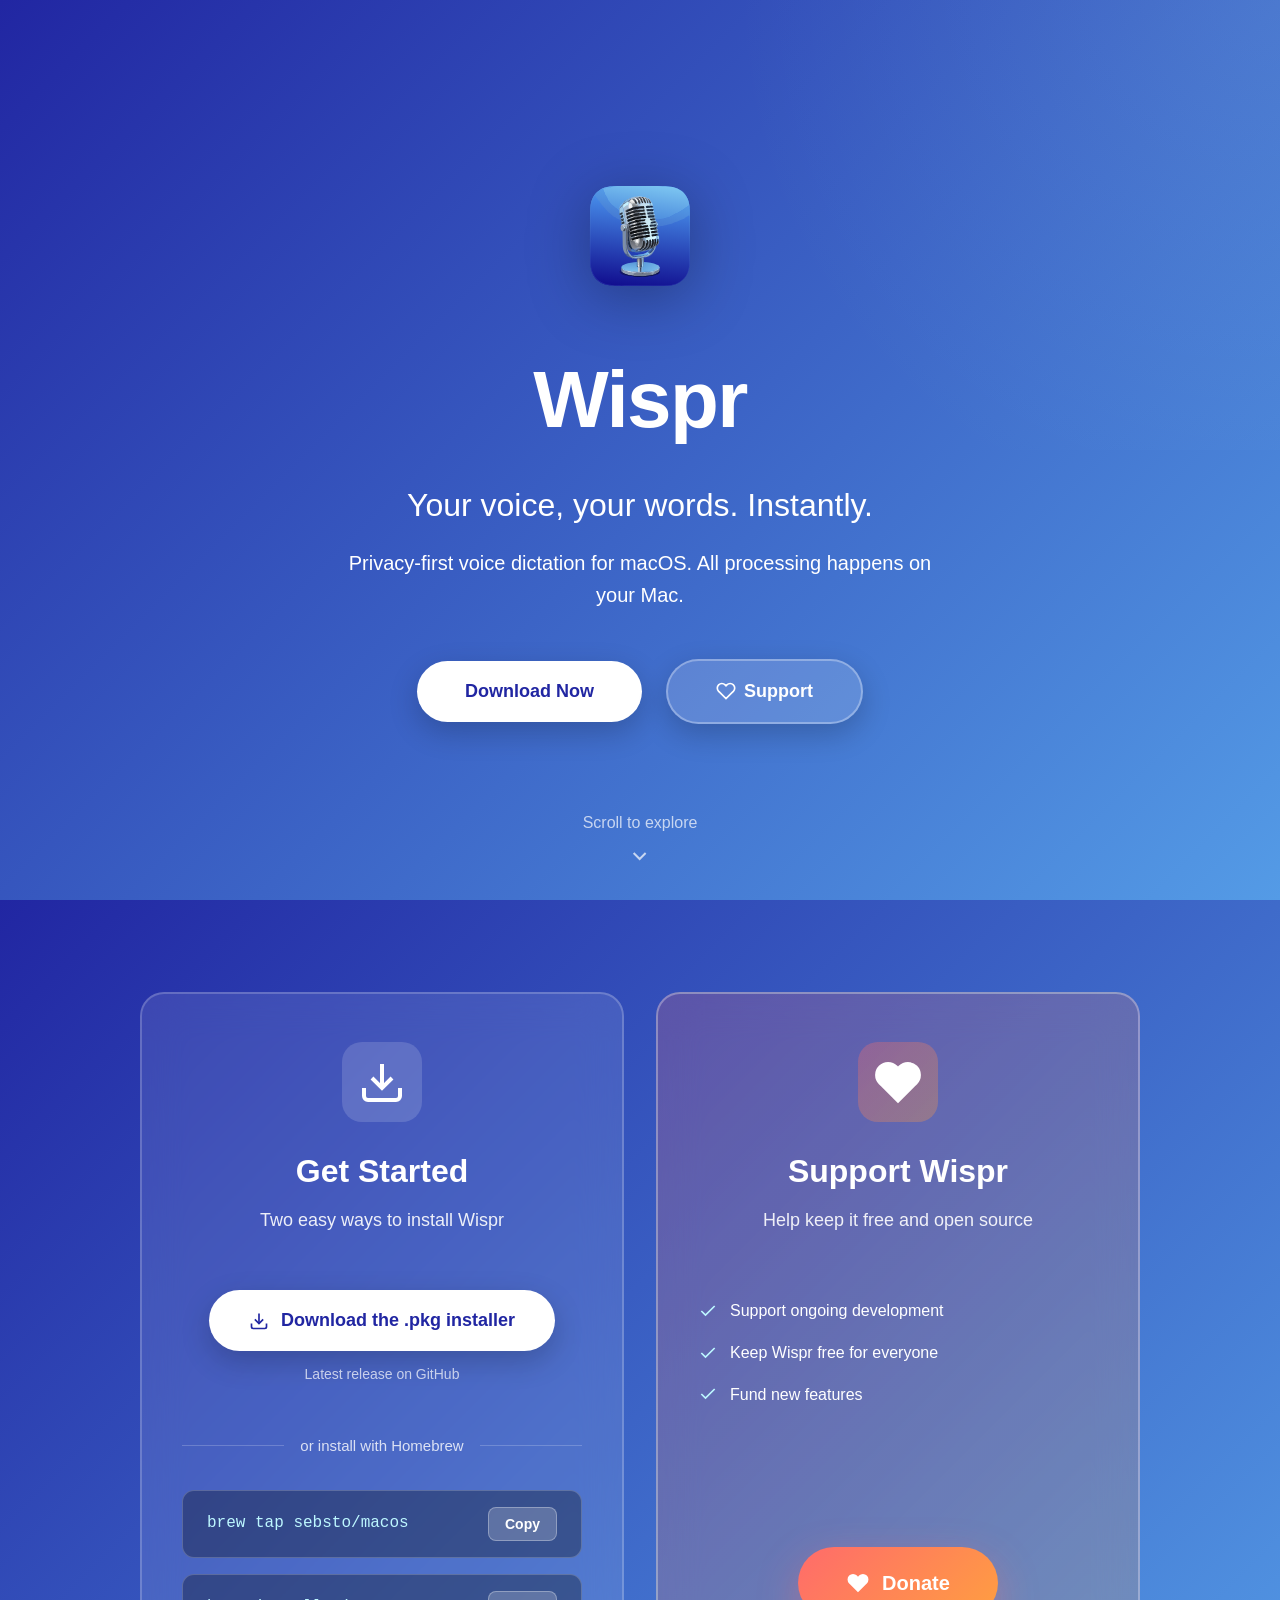
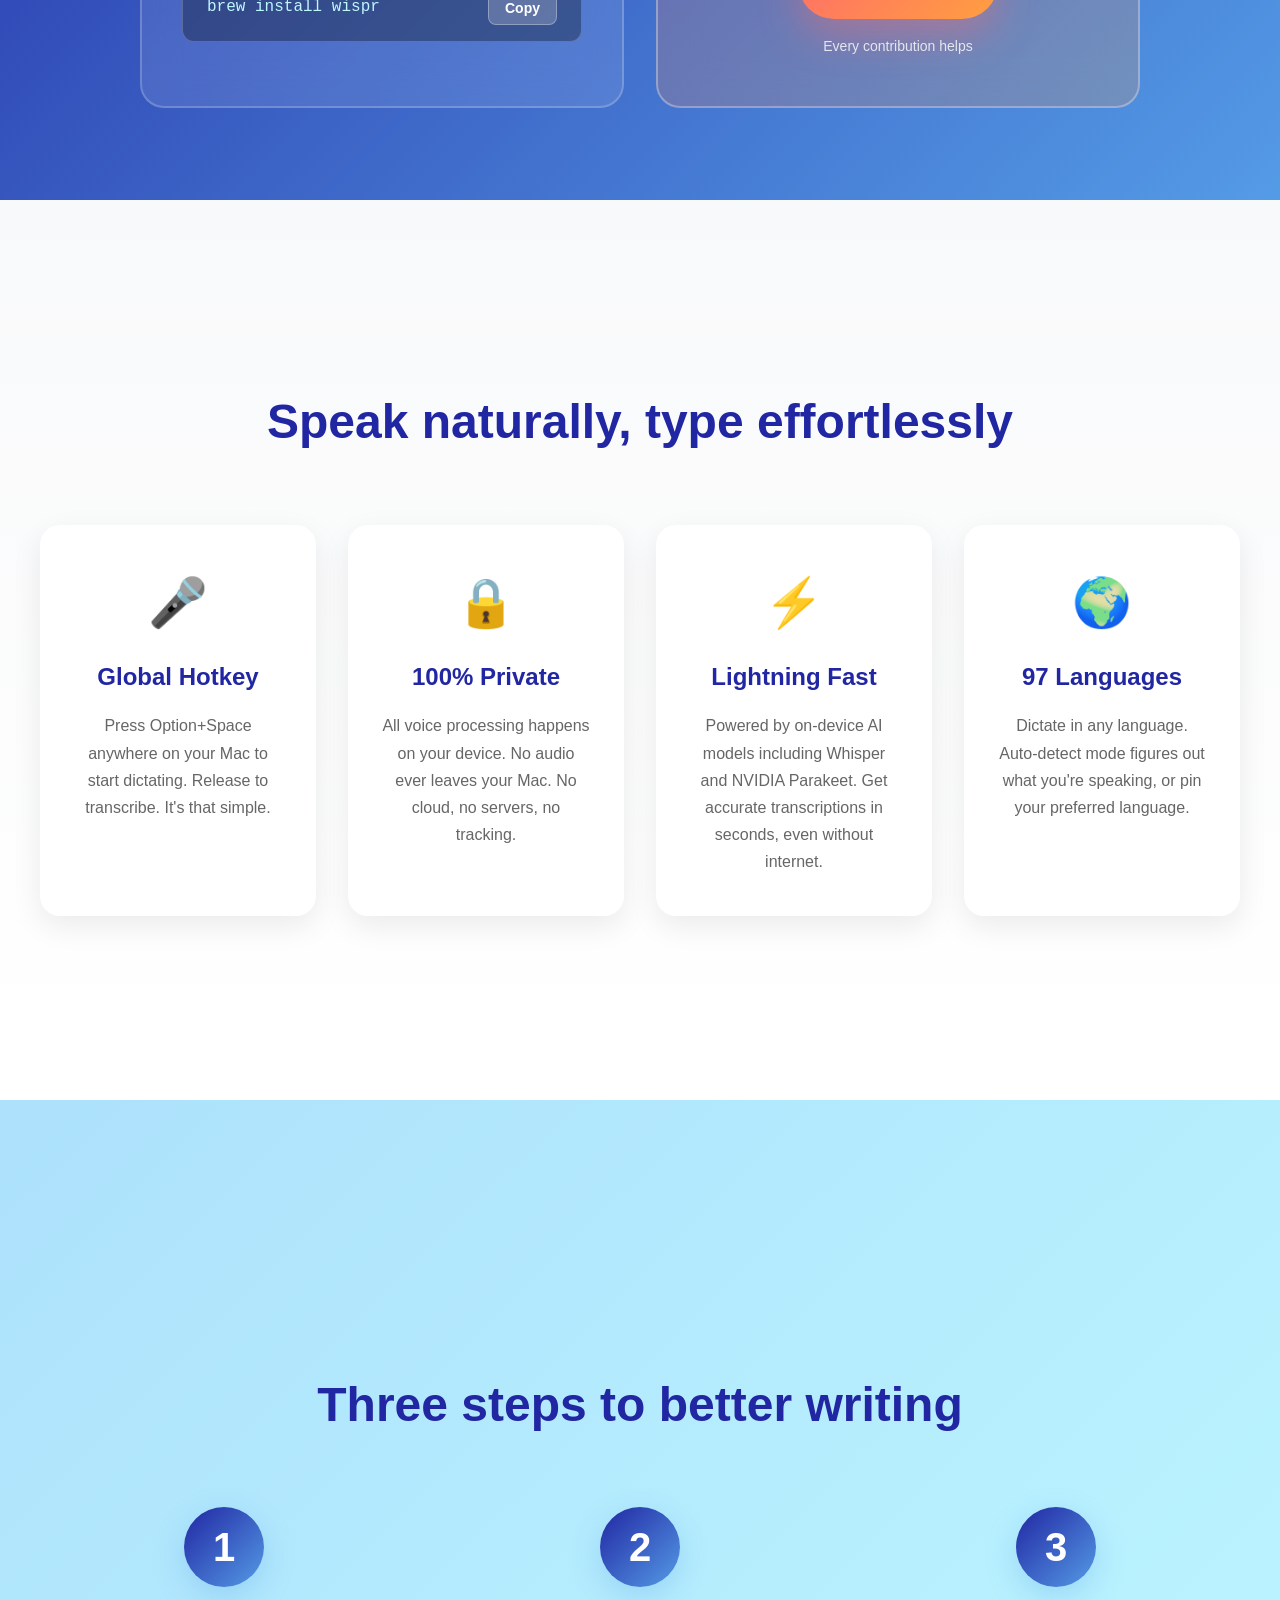
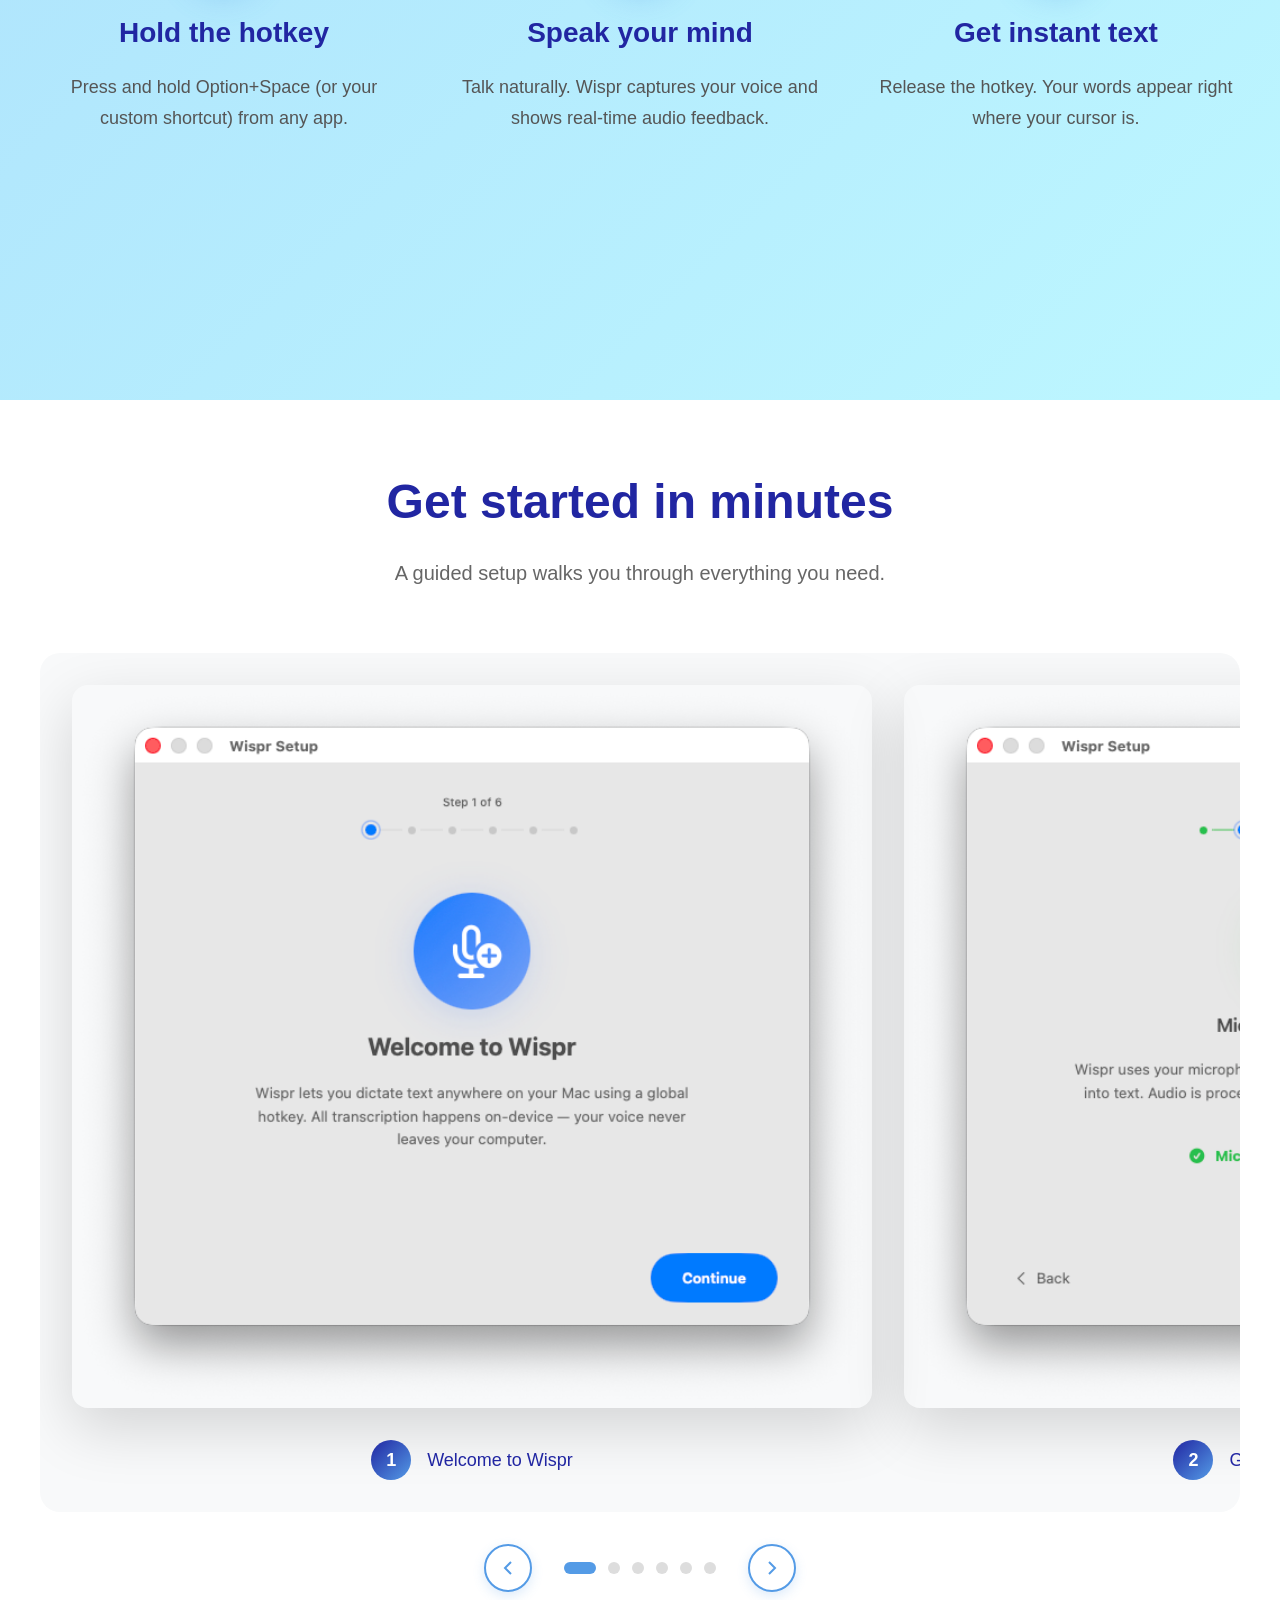
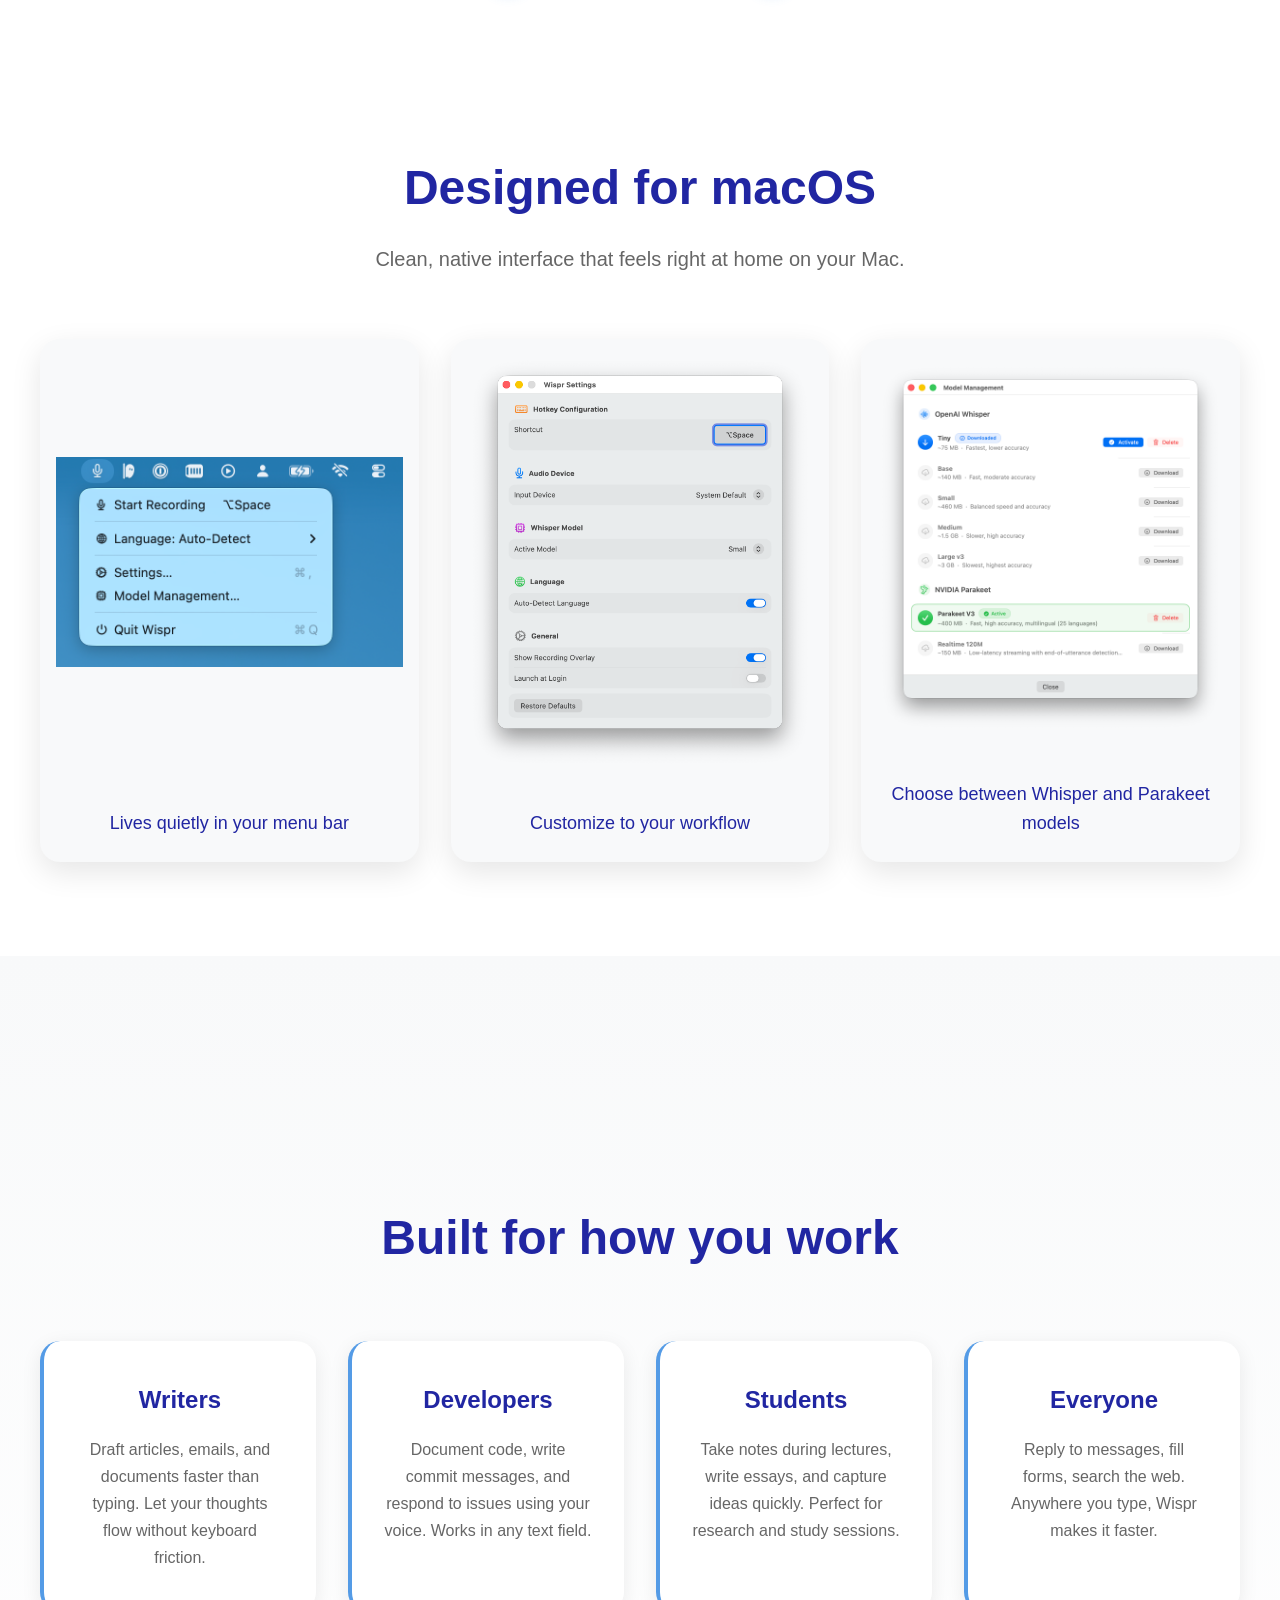
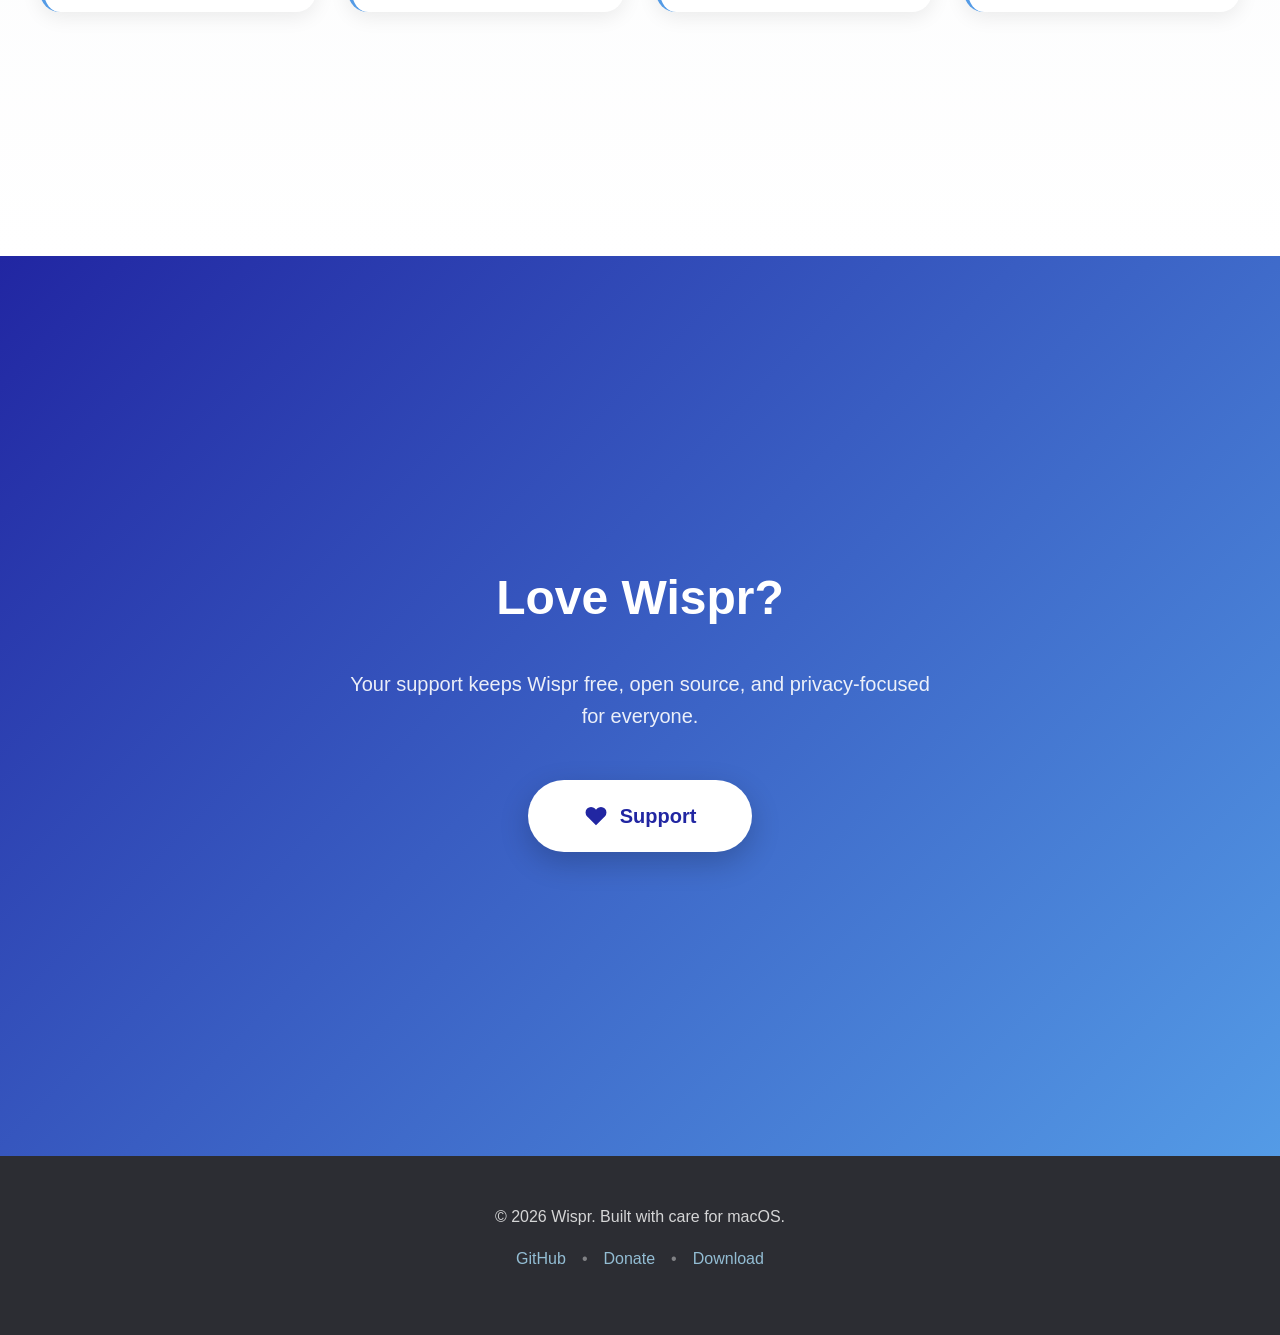
<file: website/index.html>
<!DOCTYPE html>
<html lang="en">
<head>
    <script defer src="https://cloud.umami.is/script.js" data-website-id="a00255d5-c738-42aa-94bf-2834a28694c0"></script>
    <meta charset="UTF-8">
    <meta name="viewport" content="width=device-width, initial-scale=1.0">
    <title>Wispr - Voice Dictation for Mac</title>
    <meta name="description" content="Privacy-first voice dictation for macOS. Speak naturally, type effortlessly. All processing happens on your Mac with on-device AI.">
    
    <!-- Open Graph / Facebook / LinkedIn -->
    <meta property="og:type" content="website">
    <meta property="og:url" content="https://wispr.stormacq.com/">
    <meta property="og:title" content="Wispr - Voice Dictation for Mac">
    <meta property="og:description" content="Privacy-first voice dictation for macOS. Speak naturally, type effortlessly. All processing happens on your Mac with on-device AI.">
    <meta property="og:image" content="https://wispr.stormacq.com/og-image.png">
    <meta property="og:image:alt" content="Wispr Logo">
    <meta property="og:site_name" content="Wispr">
    <meta property="og:locale" content="en_US">
    
    <!-- Twitter / X -->
    <meta name="twitter:card" content="summary_large_image">
    <meta name="twitter:url" content="https://wispr.stormacq.com/">
    <meta name="twitter:title" content="Wispr - Voice Dictation for Mac">
    <meta name="twitter:description" content="Privacy-first voice dictation for macOS. Speak naturally, type effortlessly. All processing happens on your Mac with on-device AI.">
    <meta name="twitter:image" content="https://wispr.stormacq.com/og-image.png">
    <meta name="twitter:image:alt" content="Wispr Logo">
    
    <!-- Additional Meta Tags -->
    <meta name="author" content="Wispr">
    <meta name="keywords" content="voice dictation, macOS, privacy, speech to text, whisper AI, parakeet AI, nvidia, offline transcription, voice typing">
    <link rel="canonical" href="https://wispr.stormacq.com/">
    
    <!-- Favicon -->
    <link rel="icon" type="image/svg+xml" href="icon.svg">
    
    <link rel="stylesheet" href="styles.css">
</head>
<body>
    <!-- Hero Section -->
    <section class="section hero">
        <div class="container">
            <img src="icon.svg" alt="Wispr Logo" class="logo">
            <h1>Wispr</h1>
            <p class="tagline">Your voice, your words. Instantly.</p>
            <p class="subtitle">Privacy-first voice dictation for macOS. All processing happens on your Mac.</p>
            <div class="hero-cta-group">
                <a href="#download" class="cta-button primary">Download Now</a>
                <a href="https://buy.stripe.com/fZu5kw5qp4LE6lkfKfcwg00" target="_blank" rel="noopener noreferrer" class="cta-button secondary">
                    <svg width="20" height="20" viewBox="0 0 24 24" fill="none" stroke="currentColor" stroke-width="2">
                        <path d="M20.84 4.61a5.5 5.5 0 0 0-7.78 0L12 5.67l-1.06-1.06a5.5 5.5 0 0 0-7.78 7.78l1.06 1.06L12 21.23l7.78-7.78 1.06-1.06a5.5 5.5 0 0 0 0-7.78z"></path>
                    </svg>
                    Support
                </a>
            </div>
        </div>
        <div class="scroll-indicator">
            <span>Scroll to explore</span>
            <svg width="24" height="24" viewBox="0 0 24 24" fill="none" stroke="currentColor" stroke-width="2">
                <polyline points="6 9 12 15 18 9"></polyline>
            </svg>
        </div>
    </section>

    <!-- Download/Install Section -->
    <section id="download" class="section download-section">
        <div class="container">
            <div class="download-grid">
                <div class="download-card install-card">
                    <div class="card-icon">
                        <svg width="48" height="48" viewBox="0 0 24 24" fill="none" stroke="currentColor" stroke-width="2">
                            <path d="M21 15v4a2 2 0 0 1-2 2H5a2 2 0 0 1-2-2v-4"></path>
                            <polyline points="7 10 12 15 17 10"></polyline>
                            <line x1="12" y1="15" x2="12" y2="3"></line>
                        </svg>
                    </div>
                    <h2>Get Started</h2>
                    <p class="card-subtitle">Two easy ways to install Wispr</p>

                    <div class="install-option">
                        <a href="https://github.com/sebsto/wispr/releases/latest/download/Wispr.pkg" id="pkg-download-link" download class="download-button">
                            <svg width="20" height="20" viewBox="0 0 24 24" fill="none" stroke="currentColor" stroke-width="2">
                                <path d="M21 15v4a2 2 0 0 1-2 2H5a2 2 0 0 1-2-2v-4"></path>
                                <polyline points="7 10 12 15 17 10"></polyline>
                                <line x1="12" y1="15" x2="12" y2="3"></line>
                            </svg>
                            <span id="pkg-download-text">Download the .pkg installer</span>
                        </a>
                        <p class="version-info" id="version-info">Loading version...</p>
                    </div>

                    <div class="install-divider"><span>or install with Homebrew</span></div>

                    <div class="install-steps">
                        <div class="code-block">
                            <code>brew tap sebsto/macos</code>
                            <button type="button" class="copy-btn" data-copy="brew tap sebsto/macos">Copy</button>
                        </div>
                        <div class="code-block">
                            <code>brew install wispr</code>
                            <button type="button" class="copy-btn" data-copy="brew install wispr">Copy</button>
                        </div>
                    </div>
                </div>
                
                <div class="download-card donate-card">
                    <div class="card-icon heart-icon">
                        <svg width="48" height="48" viewBox="0 0 24 24" fill="currentColor" stroke="currentColor" stroke-width="2">
                            <path d="M20.84 4.61a5.5 5.5 0 0 0-7.78 0L12 5.67l-1.06-1.06a5.5 5.5 0 0 0-7.78 7.78l1.06 1.06L12 21.23l7.78-7.78 1.06-1.06a5.5 5.5 0 0 0 0-7.78z"></path>
                        </svg>
                    </div>
                    <h2>Support Wispr</h2>
                    <p class="card-subtitle">Help keep it free and open source</p>
                    <div class="donate-benefits">
                        <div class="benefit">
                            <svg width="20" height="20" viewBox="0 0 24 24" fill="none" stroke="currentColor" stroke-width="2">
                                <polyline points="20 6 9 17 4 12"></polyline>
                            </svg>
                            <span>Support ongoing development</span>
                        </div>
                        <div class="benefit">
                            <svg width="20" height="20" viewBox="0 0 24 24" fill="none" stroke="currentColor" stroke-width="2">
                                <polyline points="20 6 9 17 4 12"></polyline>
                            </svg>
                            <span>Keep Wispr free for everyone</span>
                        </div>
                        <div class="benefit">
                            <svg width="20" height="20" viewBox="0 0 24 24" fill="none" stroke="currentColor" stroke-width="2">
                                <polyline points="20 6 9 17 4 12"></polyline>
                            </svg>
                            <span>Fund new features</span>
                        </div>
                    </div>
                    <div class="card-bottom">
                        <a href="https://buy.stripe.com/fZu5kw5qp4LE6lkfKfcwg00" target="_blank" rel="noopener noreferrer" class="donate-button-large">
                            <svg width="24" height="24" viewBox="0 0 24 24" fill="currentColor">
                                <path d="M20.84 4.61a5.5 5.5 0 0 0-7.78 0L12 5.67l-1.06-1.06a5.5 5.5 0 0 0-7.78 7.78l1.06 1.06L12 21.23l7.78-7.78 1.06-1.06a5.5 5.5 0 0 0 0-7.78z"></path>
                            </svg>
                            Donate
                        </a>
                        <p class="donate-note">Every contribution helps</p>
                    </div>
                </div>
            </div>
        </div>
    </section>

    <!-- Features Section -->
    <section id="features" class="section features">
        <div class="container">
            <h2>Speak naturally, type effortlessly</h2>
            <div class="feature-grid">
                <div class="feature-card">
                    <div class="feature-icon">🎤</div>
                    <h3>Global Hotkey</h3>
                    <p>Press Option+Space anywhere on your Mac to start dictating. Release to transcribe. It's that simple.</p>
                </div>
                <div class="feature-card">
                    <div class="feature-icon">🔒</div>
                    <h3>100% Private</h3>
                    <p>All voice processing happens on your device. No audio ever leaves your Mac. No cloud, no servers, no tracking.</p>
                </div>
                <div class="feature-card">
                    <div class="feature-icon">⚡</div>
                    <h3>Lightning Fast</h3>
                    <p>Powered by on-device AI models including Whisper and NVIDIA Parakeet. Get accurate transcriptions in seconds, even without internet.</p>
                </div>
                <div class="feature-card">
                    <div class="feature-icon">🌍</div>
                    <h3>97 Languages</h3>
                    <p>Dictate in any language. Auto-detect mode figures out what you're speaking, or pin your preferred language.</p>
                </div>
            </div>
        </div>
    </section>

    <!-- How It Works Section -->
    <section class="section how-it-works">
        <div class="container">
            <h2>Three steps to better writing</h2>
            <div class="steps">
                <div class="step">
                    <div class="step-number">1</div>
                    <h3>Hold the hotkey</h3>
                    <p>Press and hold Option+Space (or your custom shortcut) from any app.</p>
                </div>
                <div class="step">
                    <div class="step-number">2</div>
                    <h3>Speak your mind</h3>
                    <p>Talk naturally. Wispr captures your voice and shows real-time audio feedback.</p>
                </div>
                <div class="step">
                    <div class="step-number">3</div>
                    <h3>Get instant text</h3>
                    <p>Release the hotkey. Your words appear right where your cursor is.</p>
                </div>
            </div>
        </div>
    </section>

    <!-- Onboarding Section -->
    <section class="section onboarding">
        <div class="container">
            <h2>Get started in minutes</h2>
            <p class="section-subtitle">A guided setup walks you through everything you need.</p>
            <div class="onboarding-carousel">
                <div class="carousel-container">
                    <div class="carousel-track">
                        <div class="onboarding-slide">
                            <img src="screenshots/onboarding-01.png" alt="Welcome to Wispr">
                            <div class="slide-caption">
                                <span class="slide-number">1</span>
                                <p>Welcome to Wispr</p>
                            </div>
                        </div>
                        <div class="onboarding-slide">
                            <img src="screenshots/onboarding-02.png" alt="Grant microphone access">
                            <div class="slide-caption">
                                <span class="slide-number">2</span>
                                <p>Grant microphone access</p>
                            </div>
                        </div>
                        <div class="onboarding-slide">
                            <img src="screenshots/onboarding-03.png" alt="Enable accessibility">
                            <div class="slide-caption">
                                <span class="slide-number">3</span>
                                <p>Enable accessibility for text insertion</p>
                            </div>
                        </div>
                        <div class="onboarding-slide">
                            <img src="screenshots/onboarding-04.png" alt="Download the Parakeet AI model">
                            <div class="slide-caption">
                                <span class="slide-number">4</span>
                                <p>Download the Parakeet AI model</p>
                            </div>
                        </div>
                        <div class="onboarding-slide">
                            <img src="screenshots/onboarding-05.png" alt="Test your setup">
                            <div class="slide-caption">
                                <span class="slide-number">5</span>
                                <p>Test your setup with a quick dictation</p>
                            </div>
                        </div>
                        <div class="onboarding-slide">
                            <img src="screenshots/onboarding-06.png" alt="Ready to use">
                            <div class="slide-caption">
                                <span class="slide-number">6</span>
                                <p>You're all set!</p>
                            </div>
                        </div>
                    </div>
                </div>
                <div class="carousel-controls">
                    <button class="carousel-btn prev" aria-label="Previous slide">
                        <svg width="24" height="24" viewBox="0 0 24 24" fill="none" stroke="currentColor" stroke-width="2">
                            <polyline points="15 18 9 12 15 6"></polyline>
                        </svg>
                    </button>
                    <div class="carousel-dots"></div>
                    <button class="carousel-btn next" aria-label="Next slide">
                        <svg width="24" height="24" viewBox="0 0 24 24" fill="none" stroke="currentColor" stroke-width="2">
                            <polyline points="9 18 15 12 9 6"></polyline>
                        </svg>
                    </button>
                </div>
            </div>
        </div>
    </section>

    <!-- Screenshots Section -->
    <section class="section screenshots">
        <div class="container">
            <h2>Designed for macOS</h2>
            <p class="section-subtitle">Clean, native interface that feels right at home on your Mac.</p>
            <div class="screenshot-grid">
                <div class="screenshot-item">
                    <img src="screenshots/menu.png" alt="Menu bar interface">
                    <p>Lives quietly in your menu bar</p>
                </div>
                <div class="screenshot-item">
                    <img src="screenshots/settings.png" alt="Settings panel">
                    <p>Customize to your workflow</p>
                </div>
                <div class="screenshot-item">
                    <img src="screenshots/model-management.png" alt="Model management with Whisper and Parakeet">
                    <p>Choose between Whisper and Parakeet models</p>
                </div>
            </div>
        </div>
    </section>

    <!-- Use Cases Section -->
    <section class="section use-cases">
        <div class="container">
            <h2>Built for how you work</h2>
            <div class="use-case-grid">
                <div class="use-case">
                    <h3>Writers</h3>
                    <p>Draft articles, emails, and documents faster than typing. Let your thoughts flow without keyboard friction.</p>
                </div>
                <div class="use-case">
                    <h3>Developers</h3>
                    <p>Document code, write commit messages, and respond to issues using your voice. Works in any text field.</p>
                </div>
                <div class="use-case">
                    <h3>Students</h3>
                    <p>Take notes during lectures, write essays, and capture ideas quickly. Perfect for research and study sessions.</p>
                </div>
                <div class="use-case">
                    <h3>Everyone</h3>
                    <p>Reply to messages, fill forms, search the web. Anywhere you type, Wispr makes it faster.</p>
                </div>
            </div>
        </div>
    </section>

    <!-- Support Section -->
    <section class="section support">
        <div class="container">
            <h2>Love Wispr?</h2>
            <p class="support-text">Your support keeps Wispr free, open source, and privacy-focused for everyone.</p>
            <a href="https://buy.stripe.com/fZu5kw5qp4LE6lkfKfcwg00" target="_blank" rel="noopener noreferrer" class="donate-button">
                <svg width="24" height="24" viewBox="0 0 24 24" fill="currentColor">
                    <path d="M20.84 4.61a5.5 5.5 0 0 0-7.78 0L12 5.67l-1.06-1.06a5.5 5.5 0 0 0-7.78 7.78l1.06 1.06L12 21.23l7.78-7.78 1.06-1.06a5.5 5.5 0 0 0 0-7.78z"></path>
                </svg>
                Support
            </a>
        </div>
    </section>

    <!-- Footer -->
    <footer class="footer">
        <div class="container">
            <p>&copy; 2026 Wispr. Built with care for macOS.</p>
            <p class="footer-links">
                <a href="https://github.com/sebsto/wispr" target="_blank" rel="noopener noreferrer">GitHub</a>
                <span>•</span>
                <a href="https://buy.stripe.com/fZu5kw5qp4LE6lkfKfcwg00" target="_blank" rel="noopener noreferrer">Donate</a>
                <span>•</span>
                <a href="https://github.com/sebsto/wispr/releases/latest" target="_blank" rel="noopener noreferrer">Download</a>
            </p>
        </div>
    </footer>

    <script src="script.js"></script>
</body>
</html>
</file>
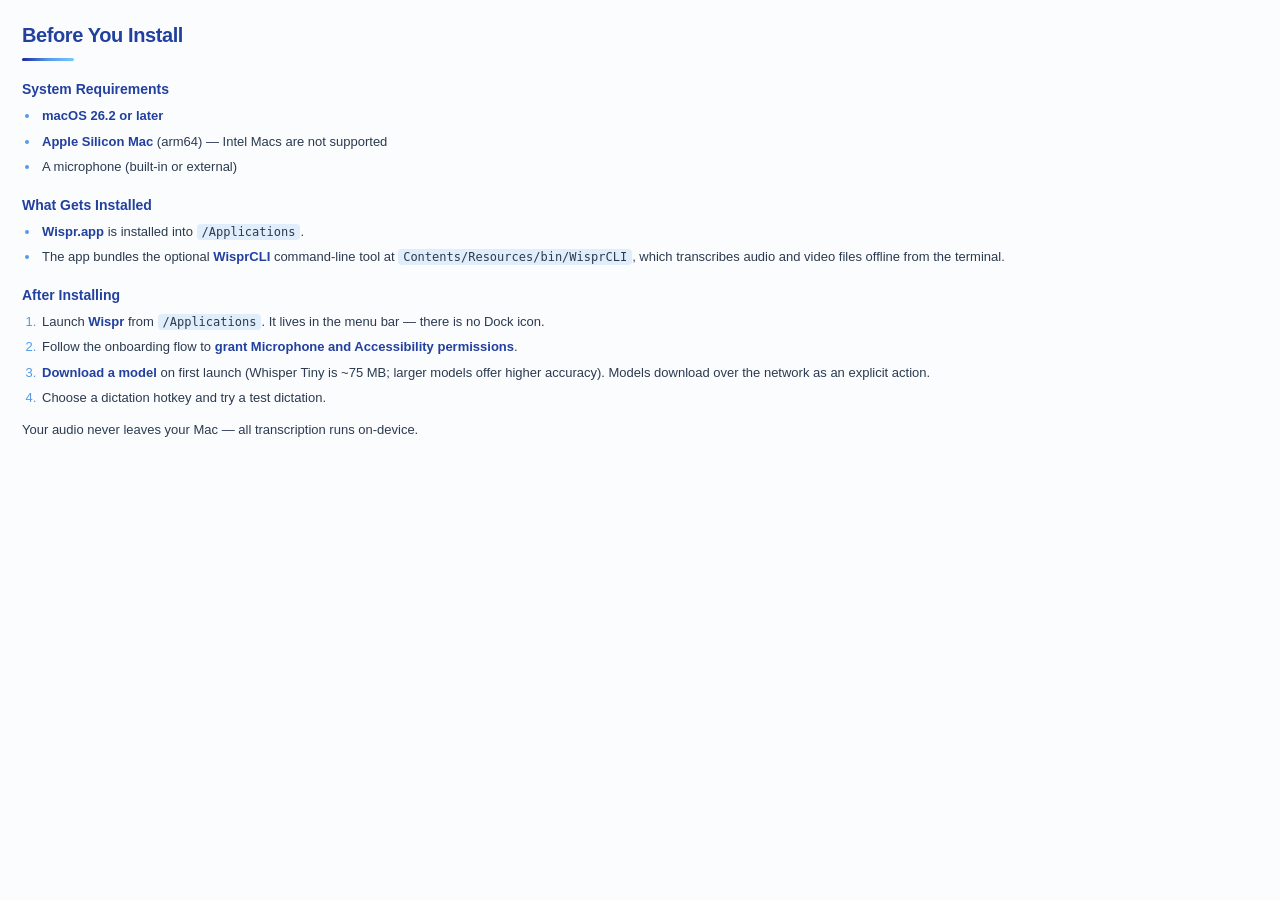
<file: pkg/resources/readme.html>
<!DOCTYPE html>
<html lang="en">
<head>
<meta charset="utf-8">
<meta name="color-scheme" content="light">
<style>
    /* Wispr installer pane — palette derived from the app icon (see website/styles.css).
       The content card is pinned to a LIGHT scheme in both system appearances
       (color-scheme: light) so its colors are never dark-adapted by the installer's
       WebView. Dark-mode chrome (sidebar, window) is handled by background-darkAqua.png. */
    :root {
        color-scheme: light;
        --bg: #fbfcfe;
        --text: #2b3a4f;
        --heading: #22409e;
    }
    body {
        font-family: -apple-system, "SF Pro Text", "Helvetica Neue", sans-serif;
        background: var(--bg);
        color: var(--text);
        margin: 0;
        padding: 20px 22px 22px;
        line-height: 1.5;
        font-size: 13px;
        -webkit-font-smoothing: antialiased;
    }
    h1 {
        font-family: -apple-system, "SF Pro Display", sans-serif;
        font-size: 20px;
        font-weight: 700;
        letter-spacing: -0.02em;
        color: var(--heading);
        margin: 0 0 8px 0;
    }
    /* Signature: brand gradient rule echoing the website's --gradient-primary. */
    .rule {
        height: 3px;
        width: 52px;
        border: 0;
        border-radius: 2px;
        margin: 0 0 16px 0;
        background: linear-gradient(90deg, #2126a2, #549be6, #77c9ff);
    }
    h2 {
        font-size: 14px;
        font-weight: 600;
        color: var(--heading);
        margin: 18px 0 6px 0;
    }
    p { margin: 12px 0 0 0; }
    ul, ol {
        margin: 6px 0 0 0;
        padding-left: 18px;
    }
    li {
        margin-bottom: 6px;
        padding-left: 2px;
    }
    li::marker { color: #549be6; }
    /* Translucent tint + inherited text color so code chips stay legible whether the
       pane is rendered light or auto-darked (a solid light fill would trap adaptive
       white text on a light chip). */
    code {
        font-family: "SF Mono", Menlo, monospace;
        background: rgba(84, 155, 230, 0.16);
        padding: 1px 5px;
        border-radius: 4px;
        font-size: 12px;
    }
    strong { color: var(--heading); font-weight: 600; }
</style>
</head>
<body>
    <h1>Before You Install</h1>
    <hr class="rule">

    <h2>System Requirements</h2>
    <ul>
        <li><strong>macOS 26.2 or later</strong></li>
        <li><strong>Apple Silicon Mac</strong> (arm64) &mdash; Intel Macs are not supported</li>
        <li>A microphone (built-in or external)</li>
    </ul>

    <h2>What Gets Installed</h2>
    <ul>
        <li><strong>Wispr.app</strong> is installed into <code>/Applications</code>.</li>
        <li>The app bundles the optional <strong>WisprCLI</strong> command-line tool at <code>Contents/Resources/bin/WisprCLI</code>, which transcribes audio and video files offline from the terminal.</li>
    </ul>

    <h2>After Installing</h2>
    <ol>
        <li>Launch <strong>Wispr</strong> from <code>/Applications</code>. It lives in the menu bar &mdash; there is no Dock icon.</li>
        <li>Follow the onboarding flow to <strong>grant Microphone and Accessibility permissions</strong>.</li>
        <li><strong>Download a model</strong> on first launch (Whisper Tiny is ~75 MB; larger models offer higher accuracy). Models download over the network as an explicit action.</li>
        <li>Choose a dictation hotkey and try a test dictation.</li>
    </ol>

    <p>Your audio never leaves your Mac &mdash; all transcription runs on-device.</p>
</body>
</html>
</file>
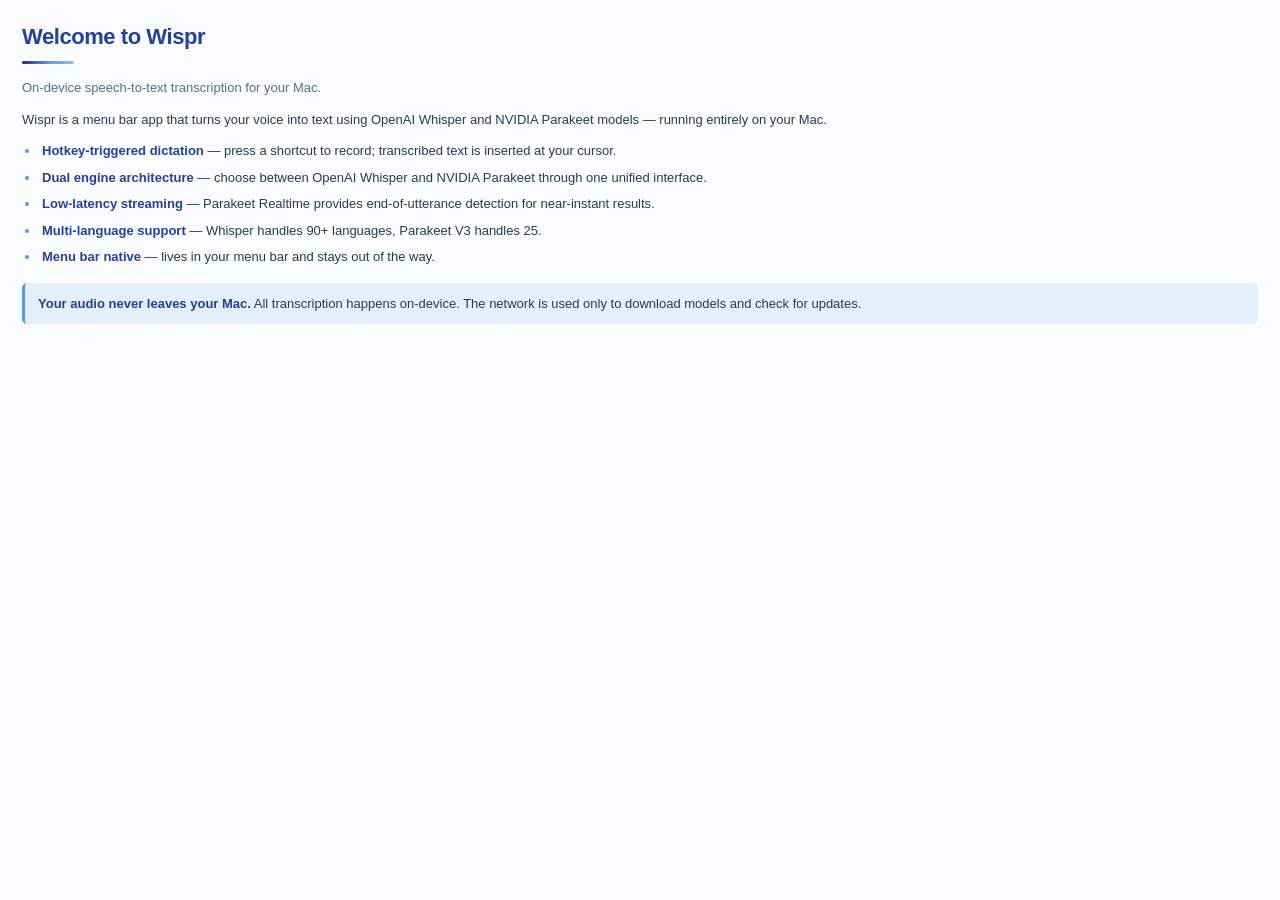
<file: pkg/resources/welcome.html>
<!DOCTYPE html>
<html lang="en">
<head>
<meta charset="utf-8">
<meta name="color-scheme" content="light">
<style>
    /* Wispr installer pane — palette derived from the app icon (see website/styles.css).
       The content card is pinned to a LIGHT scheme in both system appearances
       (color-scheme: light) so its colors are never dark-adapted by the installer's
       WebView. Dark-mode chrome (sidebar, window) is handled by background-darkAqua.png. */
    :root {
        color-scheme: light;
        --bg: #fbfcfe;
        --text: #2b3a4f;
        --heading: #22409e;
        --muted: #55708a;
        --panel: #eef5fc;
        --panel-border: #549be6;
        --panel-text: #33465e;
    }
    body {
        font-family: -apple-system, "SF Pro Text", "Helvetica Neue", sans-serif;
        background: var(--bg);
        color: var(--text);
        margin: 0;
        padding: 20px 22px 22px;
        line-height: 1.5;
        font-size: 13px;
        -webkit-font-smoothing: antialiased;
    }
    h1 {
        font-family: -apple-system, "SF Pro Display", sans-serif;
        font-size: 22px;
        font-weight: 700;
        letter-spacing: -0.02em;
        color: var(--heading);
        margin: 0 0 8px 0;
    }
    /* Signature: brand gradient rule echoing the website's --gradient-primary. */
    .rule {
        height: 3px;
        width: 52px;
        border: 0;
        border-radius: 2px;
        margin: 0 0 14px 0;
        background: linear-gradient(90deg, #2126a2, #549be6, #77c9ff);
    }
    .tagline {
        color: var(--muted);
        font-size: 13px;
        margin: 0 0 12px 0;
    }
    p { margin: 0 0 12px 0; }
    ul {
        margin: 10px 0 0 0;
        padding-left: 18px;
    }
    li {
        margin-bottom: 7px;
        padding-left: 2px;
    }
    li::marker { color: var(--panel-border); }
    strong { color: var(--heading); font-weight: 600; }
    /* Translucent tint (not a solid light fill) + no explicit text color, so this
       callout stays legible whether the installer renders the pane light or auto-darks
       it: the tint composes over either background and the text inherits the adaptive
       color. A solid light background here would trap white auto-dark text on a light box. */
    .privacy {
        margin-top: 16px;
        padding: 11px 13px;
        background: rgba(84, 155, 230, 0.14);
        border-left: 3px solid var(--panel-border);
        border-radius: 5px;
    }
</style>
</head>
<body>
    <h1>Welcome to Wispr</h1>
    <hr class="rule">
    <p class="tagline">On-device speech-to-text transcription for your Mac.</p>
    <p>Wispr is a menu bar app that turns your voice into text using OpenAI Whisper and NVIDIA Parakeet models &mdash; running entirely on your Mac.</p>
    <ul>
        <li><strong>Hotkey-triggered dictation</strong> &mdash; press a shortcut to record; transcribed text is inserted at your cursor.</li>
        <li><strong>Dual engine architecture</strong> &mdash; choose between OpenAI Whisper and NVIDIA Parakeet through one unified interface.</li>
        <li><strong>Low-latency streaming</strong> &mdash; Parakeet Realtime provides end-of-utterance detection for near-instant results.</li>
        <li><strong>Multi-language support</strong> &mdash; Whisper handles 90+ languages, Parakeet V3 handles 25.</li>
        <li><strong>Menu bar native</strong> &mdash; lives in your menu bar and stays out of the way.</li>
    </ul>
    <p class="privacy"><strong>Your audio never leaves your Mac.</strong> All transcription happens on-device. The network is used only to download models and check for updates.</p>
</body>
</html>
</file>
<file: website/styles.css>
/* Reset and Base Styles */
* {
    margin: 0;
    padding: 0;
    box-sizing: border-box;
}

:root {
    /* Color palette from Wispr icon */
    --primary-blue: rgb(84, 155, 230);
    --deep-blue: rgb(33, 38, 162);
    --light-blue: rgb(173, 225, 252);
    --sky-blue: rgb(189, 247, 255);
    --accent-blue: rgb(119, 201, 255);
    --dark-bg: rgb(44, 45, 51);
    --light-gray: rgb(214, 230, 243);
    --white: rgb(255, 252, 253);
    
    /* Gradients */
    --gradient-primary: linear-gradient(135deg, var(--deep-blue), var(--primary-blue));
    --gradient-light: linear-gradient(135deg, var(--light-blue), var(--sky-blue));
    --gradient-accent: linear-gradient(135deg, var(--primary-blue), var(--accent-blue));
}

html {
    scroll-behavior: smooth;
    scroll-snap-type: y mandatory;
    overflow-y: scroll;
}

body {
    font-family: -apple-system, BlinkMacSystemFont, 'SF Pro Display', 'Segoe UI', Roboto, Oxygen, Ubuntu, Cantarell, sans-serif;
    line-height: 1.6;
    color: #333;
    overflow-x: hidden;
    opacity: 0;
}

/* Section Snap Scrolling */
.section {
    min-height: 100vh;
    scroll-snap-align: start;
    scroll-snap-stop: always;
    display: flex;
    align-items: center;
    justify-content: center;
    padding: 4rem 2rem;
    position: relative;
}

.container {
    max-width: 1200px;
    width: 100%;
    margin: 0 auto;
    text-align: center;
}

/* Hero Section */
.hero {
    background: var(--gradient-primary);
    color: white;
    position: relative;
    overflow: hidden;
}

.hero::before {
    content: '';
    position: absolute;
    top: -50%;
    right: -50%;
    width: 100%;
    height: 100%;
    background: radial-gradient(circle, rgba(189, 247, 255, 0.1) 0%, transparent 70%);
    animation: float 20s ease-in-out infinite;
}

@keyframes float {
    0%, 100% { transform: translate(0, 0) rotate(0deg); }
    50% { transform: translate(-20px, 20px) rotate(5deg); }
}

.logo {
    width: 120px;
    height: 120px;
    margin-bottom: 2rem;
    filter: drop-shadow(0 10px 30px rgba(0, 0, 0, 0.3));
    animation: fadeInUp 0.8s ease-out;
}

.hero h1 {
    font-size: 5rem;
    font-weight: 700;
    margin-bottom: 1rem;
    letter-spacing: -0.02em;
    animation: fadeInUp 0.8s ease-out 0.2s both;
}

.tagline {
    font-size: 2rem;
    font-weight: 300;
    margin-bottom: 1rem;
    opacity: 0.95;
    animation: fadeInUp 0.8s ease-out 0.4s both;
}

.subtitle {
    font-size: 1.25rem;
    opacity: 0.85;
    max-width: 600px;
    margin: 0 auto 3rem;
    animation: fadeInUp 0.8s ease-out 0.6s both;
}

.hero-cta-group {
    display: flex;
    gap: 1.5rem;
    justify-content: center;
    align-items: center;
    flex-wrap: wrap;
    animation: fadeInUp 0.8s ease-out 0.8s both;
}

.cta-button {
    display: inline-flex;
    align-items: center;
    justify-content: center;
    gap: 0.5rem;
    padding: 1rem 3rem;
    text-decoration: none;
    border-radius: 50px;
    font-size: 1.125rem;
    font-weight: 600;
    transition: all 0.3s ease;
    box-shadow: 0 10px 30px rgba(0, 0, 0, 0.2);
}

.cta-button svg {
    flex-shrink: 0;
}

.cta-button.primary {
    background: white;
    color: var(--deep-blue);
}

.cta-button.primary:hover {
    transform: translateY(-2px);
    box-shadow: 0 15px 40px rgba(0, 0, 0, 0.3);
}

.cta-button.secondary {
    background: rgba(255, 255, 255, 0.15);
    color: white;
    backdrop-filter: blur(10px);
    border: 2px solid rgba(255, 255, 255, 0.3);
}

.cta-button.secondary:hover {
    background: rgba(255, 255, 255, 0.25);
    transform: translateY(-2px);
    box-shadow: 0 15px 40px rgba(0, 0, 0, 0.3);
}

.scroll-indicator {
    position: absolute;
    bottom: 2rem;
    left: 50%;
    transform: translateX(-50%);
    display: flex;
    flex-direction: column;
    align-items: center;
    gap: 0.5rem;
    color: white;
    opacity: 0.7;
    animation: bounce 2s ease-in-out infinite;
}

@keyframes bounce {
    0%, 100% { transform: translateX(-50%) translateY(0); }
    50% { transform: translateX(-50%) translateY(10px); }
}

@keyframes fadeInUp {
    from {
        opacity: 0;
        transform: translateY(30px);
    }
    to {
        opacity: 1;
        transform: translateY(0);
    }
}

/* Download/Install Section */
.download-section {
    background: linear-gradient(135deg, var(--deep-blue), var(--primary-blue));
    color: white;
}

.download-grid {
    display: grid;
    grid-template-columns: repeat(auto-fit, minmax(400px, 1fr));
    gap: 2rem;
    max-width: 1000px;
    margin: 0 auto;
    align-items: start;
}

.download-card {
    background: rgba(255, 255, 255, 0.1);
    backdrop-filter: blur(20px);
    border: 2px solid rgba(255, 255, 255, 0.2);
    border-radius: 24px;
    padding: 3rem 2.5rem;
    text-align: center;
    transition: all 0.3s ease;
    height: 100%;
    display: flex;
    flex-direction: column;
}

.card-bottom {
    margin-top: auto;
    display: flex;
    flex-direction: column;
    align-items: center;
}

.download-card:hover {
    transform: translateY(-5px);
    background: rgba(255, 255, 255, 0.15);
    border-color: rgba(255, 255, 255, 0.3);
    box-shadow: 0 20px 60px rgba(0, 0, 0, 0.3);
}

.donate-card {
    background: linear-gradient(135deg, rgba(255, 107, 107, 0.2), rgba(255, 159, 64, 0.2));
    border-color: rgba(255, 255, 255, 0.3);
}

.donate-card:hover {
    background: linear-gradient(135deg, rgba(255, 107, 107, 0.3), rgba(255, 159, 64, 0.3));
}

.card-icon {
    width: 80px;
    height: 80px;
    margin: 0 auto 1.5rem;
    display: flex;
    align-items: center;
    justify-content: center;
    background: rgba(255, 255, 255, 0.15);
    border-radius: 20px;
    color: white;
}

.heart-icon {
    background: linear-gradient(135deg, rgba(255, 107, 107, 0.3), rgba(255, 159, 64, 0.3));
}

.download-card h2 {
    font-size: 2rem;
    margin-bottom: 0.5rem;
    color: white;
}

.card-subtitle {
    font-size: 1.125rem;
    opacity: 0.9;
    margin-bottom: 2rem;
}

.install-option {
    margin: 1.5rem 0 0;
    display: flex;
    flex-direction: column;
    align-items: center;
}

.install-divider {
    display: flex;
    align-items: center;
    gap: 1rem;
    margin: 3rem 0 0.5rem;
    opacity: 0.8;
    font-size: 0.9375rem;
}

.install-divider::before,
.install-divider::after {
    content: '';
    flex: 1;
    height: 1px;
    background: rgba(255, 255, 255, 0.25);
}

.install-divider span {
    white-space: nowrap;
}

.install-steps {
    margin: 1.5rem 0 0;
}

.code-block {
    background: rgba(0, 0, 0, 0.3);
    border: 1px solid rgba(255, 255, 255, 0.2);
    border-radius: 12px;
    padding: 1rem 1.5rem;
    margin-bottom: 1rem;
    display: flex;
    justify-content: space-between;
    align-items: center;
    gap: 1rem;
}

.code-block code {
    font-family: 'SF Mono', 'Monaco', 'Courier New', monospace;
    font-size: 1rem;
    color: var(--sky-blue);
    flex: 1;
    text-align: left;
}

.copy-btn {
    background: rgba(255, 255, 255, 0.2);
    border: 1px solid rgba(255, 255, 255, 0.3);
    color: white;
    padding: 0.5rem 1rem;
    border-radius: 8px;
    cursor: pointer;
    font-size: 0.875rem;
    font-weight: 600;
    transition: all 0.2s ease;
}

.copy-btn:hover {
    background: rgba(255, 255, 255, 0.3);
}

.copy-btn:active {
    transform: scale(0.95);
}

.download-button {
    display: inline-flex;
    align-items: center;
    justify-content: center;
    gap: 0.75rem;
    padding: 1rem 2.5rem;
    background: white;
    color: var(--deep-blue);
    text-decoration: none;
    border-radius: 50px;
    font-size: 1.125rem;
    font-weight: 600;
    transition: all 0.3s ease;
    box-shadow: 0 10px 30px rgba(0, 0, 0, 0.2);
    margin: 0 auto;
    width: fit-content;
}

.download-button svg {
    flex-shrink: 0;
}

.download-button:hover {
    transform: translateY(-2px);
    box-shadow: 0 15px 40px rgba(0, 0, 0, 0.3);
}

.version-info {
    font-size: 0.875rem;
    opacity: 0.7;
    margin-top: 0.75rem;
}

.donate-benefits {
    text-align: left;
    margin: 2rem 0;
}

.benefit {
    display: flex;
    align-items: center;
    gap: 0.75rem;
    margin-bottom: 1rem;
    font-size: 1rem;
}

.benefit svg {
    flex-shrink: 0;
    color: var(--sky-blue);
}

.donate-button-large {
    display: inline-flex;
    align-items: center;
    justify-content: center;
    gap: 0.75rem;
    padding: 1.25rem 3rem;
    background: linear-gradient(135deg, #ff6b6b, #ff9f40);
    color: white;
    text-decoration: none;
    border-radius: 50px;
    font-size: 1.25rem;
    font-weight: 700;
    transition: all 0.3s ease;
    box-shadow: 0 15px 40px rgba(255, 107, 107, 0.4);
    margin: 0 auto;
    animation: pulse 2s ease-in-out infinite;
    width: fit-content;
}

.donate-button-large svg {
    flex-shrink: 0;
}

@keyframes pulse {
    0%, 100% { transform: scale(1); }
    50% { transform: scale(1.05); }
}

.donate-button-large:hover {
    transform: translateY(-3px) scale(1.05);
    box-shadow: 0 20px 50px rgba(255, 107, 107, 0.5);
    animation: none;
}

.donate-note {
    font-size: 0.875rem;
    opacity: 0.8;
    margin-top: 1rem;
}

/* Features Section */
.features {
    background: linear-gradient(180deg, #f8f9fa 0%, white 100%);
}

.features h2 {
    font-size: 3rem;
    margin-bottom: 4rem;
    color: var(--deep-blue);
}

.feature-grid {
    display: grid;
    grid-template-columns: repeat(auto-fit, minmax(250px, 1fr));
    gap: 2rem;
    margin-top: 3rem;
}

.feature-card {
    background: white;
    padding: 2.5rem 2rem;
    border-radius: 20px;
    box-shadow: 0 10px 30px rgba(0, 0, 0, 0.08);
    transition: all 0.3s ease;
}

.feature-card:hover {
    transform: translateY(-10px);
    box-shadow: 0 20px 50px rgba(84, 155, 230, 0.15);
}

.feature-icon {
    font-size: 3rem;
    margin-bottom: 1rem;
}

.feature-card h3 {
    font-size: 1.5rem;
    margin-bottom: 1rem;
    color: var(--deep-blue);
}

.feature-card p {
    color: #666;
    line-height: 1.7;
}

/* How It Works Section */
.how-it-works {
    background: var(--gradient-light);
}

.how-it-works h2 {
    font-size: 3rem;
    margin-bottom: 4rem;
    color: var(--deep-blue);
}

.steps {
    display: grid;
    grid-template-columns: repeat(auto-fit, minmax(280px, 1fr));
    gap: 3rem;
    margin-top: 3rem;
}

.step {
    position: relative;
}

.step-number {
    width: 80px;
    height: 80px;
    background: var(--gradient-primary);
    color: white;
    border-radius: 50%;
    display: flex;
    align-items: center;
    justify-content: center;
    font-size: 2.5rem;
    font-weight: 700;
    margin: 0 auto 1.5rem;
    box-shadow: 0 10px 30px rgba(84, 155, 230, 0.3);
}

.step h3 {
    font-size: 1.75rem;
    margin-bottom: 1rem;
    color: var(--deep-blue);
}

.step p {
    color: #555;
    font-size: 1.125rem;
    line-height: 1.7;
}

/* Onboarding Section */
.onboarding {
    background: white;
}

.onboarding h2 {
    font-size: 3rem;
    margin-bottom: 1rem;
    color: var(--deep-blue);
}

.onboarding-carousel {
    margin-top: 3rem;
    position: relative;
}

.carousel-container {
    overflow: hidden;
    border-radius: 20px;
    background: #f8f9fa;
    padding: 2rem 0;
}

.carousel-track {
    display: flex;
    gap: 2rem;
    transition: transform 0.5s ease;
    padding: 0 2rem;
}

.onboarding-slide {
    flex: 0 0 calc(100% - 4rem);
    max-width: 800px;
    margin: 0 auto;
    text-align: center;
}

.onboarding-slide img {
    width: 100%;
    height: auto;
    border-radius: 16px;
    box-shadow: 0 20px 60px rgba(0, 0, 0, 0.15);
    transition: transform 0.3s ease;
}

.onboarding-slide img:hover {
    transform: scale(1.02);
}

.slide-caption {
    display: flex;
    align-items: center;
    justify-content: center;
    gap: 1rem;
    margin-top: 1.5rem;
}

.slide-number {
    width: 40px;
    height: 40px;
    background: var(--gradient-primary);
    color: white;
    border-radius: 50%;
    display: flex;
    align-items: center;
    justify-content: center;
    font-weight: 700;
    font-size: 1.125rem;
    flex-shrink: 0;
}

.slide-caption p {
    font-size: 1.125rem;
    color: var(--deep-blue);
    font-weight: 500;
    margin: 0;
}

.carousel-controls {
    display: flex;
    align-items: center;
    justify-content: center;
    gap: 2rem;
    margin-top: 2rem;
}

.carousel-btn {
    width: 48px;
    height: 48px;
    border-radius: 50%;
    background: white;
    border: 2px solid var(--primary-blue);
    color: var(--primary-blue);
    display: flex;
    align-items: center;
    justify-content: center;
    cursor: pointer;
    transition: all 0.3s ease;
    box-shadow: 0 4px 12px rgba(84, 155, 230, 0.2);
}

.carousel-btn:hover:not(:disabled) {
    background: var(--primary-blue);
    color: white;
    transform: scale(1.1);
    box-shadow: 0 6px 20px rgba(84, 155, 230, 0.3);
}

.carousel-btn:disabled {
    opacity: 0.3;
    cursor: not-allowed;
}

.carousel-dots {
    display: flex;
    gap: 0.75rem;
}

.carousel-dot {
    width: 12px;
    height: 12px;
    border-radius: 50%;
    background: #ddd;
    border: none;
    cursor: pointer;
    transition: all 0.3s ease;
    padding: 0;
}

.carousel-dot:hover {
    background: var(--light-blue);
    transform: scale(1.2);
}

.carousel-dot.active {
    background: var(--primary-blue);
    width: 32px;
    border-radius: 6px;
}

/* Screenshots Section */
.screenshots {
    background: white;
}

.screenshots h2 {
    font-size: 3rem;
    margin-bottom: 1rem;
    color: var(--deep-blue);
}

.section-subtitle {
    font-size: 1.25rem;
    color: #666;
    margin-bottom: 4rem;
}

.screenshot-grid {
    display: grid;
    grid-template-columns: repeat(auto-fit, minmax(300px, 1fr));
    gap: 2rem;
    margin-top: 3rem;
}

.screenshot-item {
    background: #f8f9fa;
    border-radius: 20px;
    overflow: hidden;
    box-shadow: 0 10px 30px rgba(0, 0, 0, 0.1);
    transition: all 0.3s ease;
    display: flex;
    flex-direction: column;
}

.screenshot-item:hover {
    transform: scale(1.05);
    box-shadow: 0 20px 50px rgba(84, 155, 230, 0.2);
}

.screenshot-item img {
    width: 100%;
    height: auto;
    display: block;
    flex-grow: 1;
    object-fit: contain;
    padding: 1rem;
}

.screenshot-item p {
    padding: 1.5rem;
    font-size: 1.125rem;
    color: var(--deep-blue);
    font-weight: 500;
    margin: 0;
    margin-top: auto;
}

/* Use Cases Section */
.use-cases {
    background: linear-gradient(180deg, #f8f9fa 0%, white 100%);
}

.use-cases h2 {
    font-size: 3rem;
    margin-bottom: 4rem;
    color: var(--deep-blue);
}

.use-case-grid {
    display: grid;
    grid-template-columns: repeat(auto-fit, minmax(250px, 1fr));
    gap: 2rem;
    margin-top: 3rem;
}

.use-case {
    background: white;
    padding: 2.5rem 2rem;
    border-radius: 20px;
    border-left: 4px solid var(--primary-blue);
    box-shadow: 0 5px 20px rgba(0, 0, 0, 0.08);
    transition: all 0.3s ease;
}

.use-case:hover {
    border-left-width: 8px;
    transform: translateX(5px);
}

.use-case h3 {
    font-size: 1.5rem;
    margin-bottom: 1rem;
    color: var(--deep-blue);
}

.use-case p {
    color: #666;
    line-height: 1.7;
}

/* Support Section */
.support {
    background: var(--gradient-primary);
    color: white;
}

.support h2 {
    font-size: 3rem;
    margin-bottom: 2rem;
}

.support-text {
    font-size: 1.25rem;
    margin-bottom: 3rem;
    opacity: 0.9;
    max-width: 600px;
    margin-left: auto;
    margin-right: auto;
}

.donate-button {
    display: inline-flex;
    align-items: center;
    justify-content: center;
    gap: 0.75rem;
    padding: 1.25rem 3.5rem;
    background: white;
    color: var(--deep-blue);
    text-decoration: none;
    border-radius: 50px;
    font-size: 1.25rem;
    font-weight: 600;
    transition: all 0.3s ease;
    box-shadow: 0 10px 30px rgba(0, 0, 0, 0.2);
}

.donate-button svg {
    flex-shrink: 0;
}

.donate-button:hover {
    transform: translateY(-3px) scale(1.05);
    box-shadow: 0 15px 40px rgba(0, 0, 0, 0.3);
}

.support-note {
    margin-top: 2rem;
    opacity: 0.8;
    font-size: 1rem;
}

/* Footer */
.footer {
    background: var(--dark-bg);
    color: white;
    padding: 3rem 2rem;
    text-align: center;
}

.footer p {
    margin-bottom: 1rem;
    opacity: 0.8;
}

.footer-links {
    display: flex;
    justify-content: center;
    align-items: center;
    gap: 1rem;
}

.footer-links a {
    color: var(--light-blue);
    text-decoration: none;
    transition: color 0.3s ease;
}

.footer-links a:hover {
    color: var(--sky-blue);
}

.footer-links span {
    opacity: 0.5;
}

/* Responsive Design */
@media (max-width: 768px) {
    .hero h1 {
        font-size: 3rem;
    }
    
    .tagline {
        font-size: 1.5rem;
    }
    
    .subtitle {
        font-size: 1rem;
    }
    
    .hero-cta-group {
        flex-direction: column;
        gap: 1rem;
    }
    
    .cta-button {
        width: 100%;
        max-width: 300px;
        justify-content: center;
    }
    
    .download-grid {
        grid-template-columns: 1fr;
    }
    
    .download-card {
        padding: 2rem 1.5rem;
    }
    
    .code-block {
        flex-direction: column;
        align-items: stretch;
    }
    
    .code-block code {
        text-align: center;
        font-size: 0.875rem;
    }
    
    .carousel-track {
        padding: 0 1rem;
    }
    
    .onboarding-slide {
        flex: 0 0 calc(100% - 2rem);
    }
    
    .carousel-controls {
        gap: 1rem;
    }
    
    .carousel-btn {
        width: 40px;
        height: 40px;
    }
    
    .slide-caption {
        flex-direction: column;
        gap: 0.5rem;
    }
    
    .features h2,
    .how-it-works h2,
    .screenshots h2,
    .use-cases h2,
    .support h2,
    .onboarding h2 {
        font-size: 2rem;
    }
    
    .feature-grid,
    .steps,
    .screenshot-grid,
    .use-case-grid {
        grid-template-columns: 1fr;
    }
    
    .section {
        padding: 3rem 1.5rem;
    }
}

/* Smooth scroll for browsers that don't support scroll-snap */
@supports not (scroll-snap-type: y mandatory) {
    html {
        scroll-behavior: smooth;
    }
}
</file>
